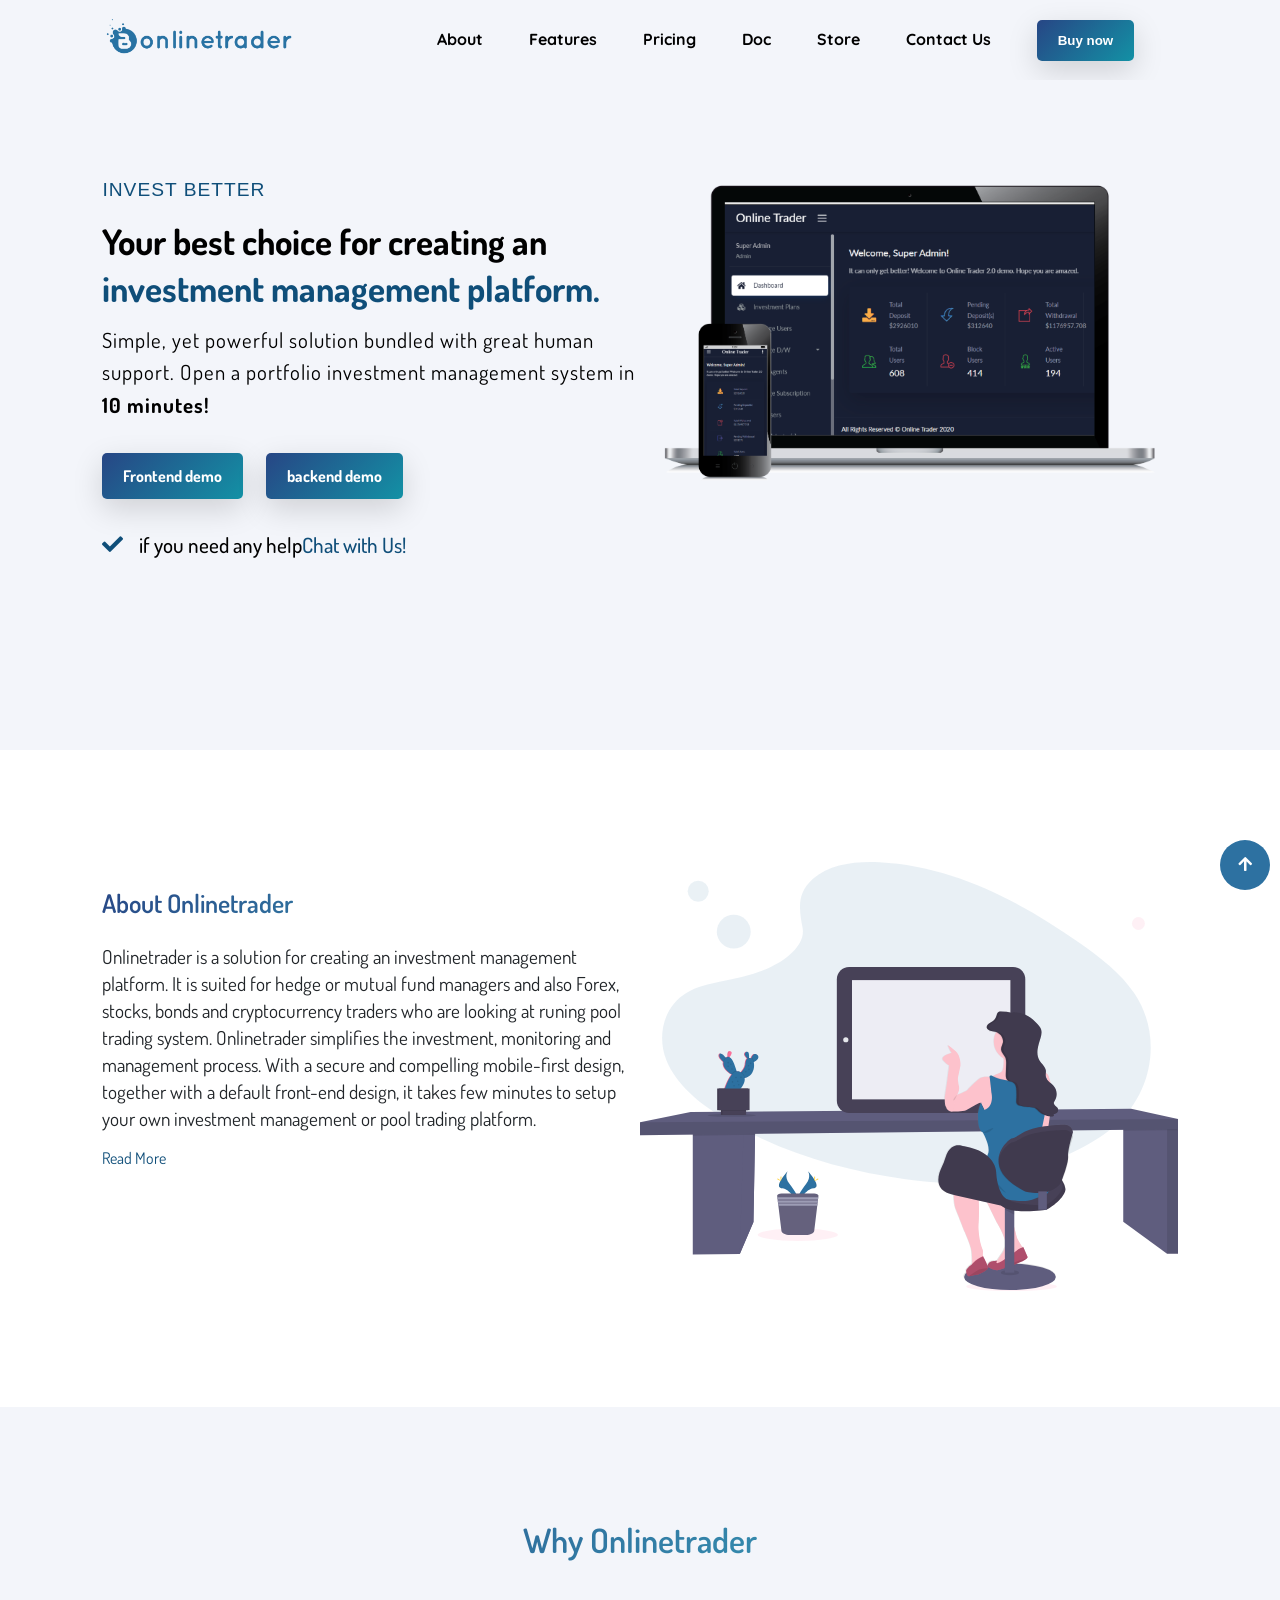
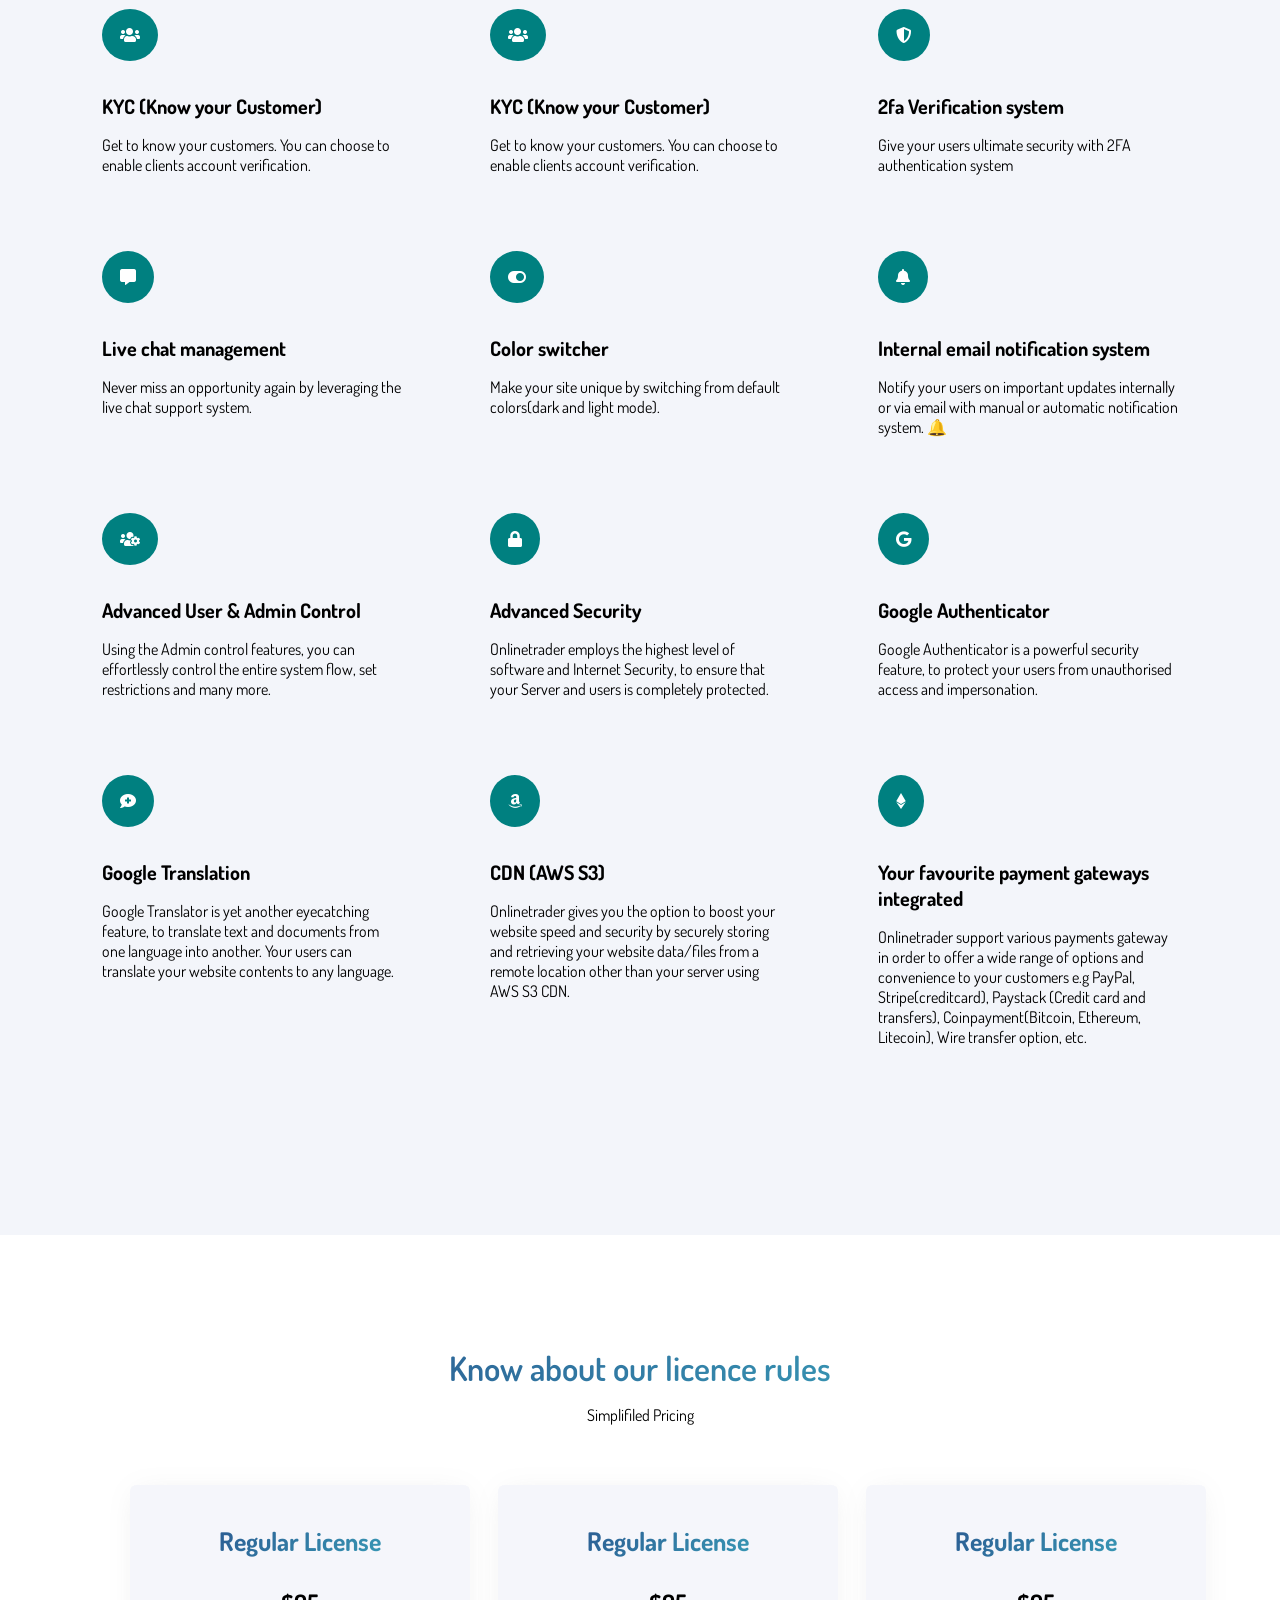
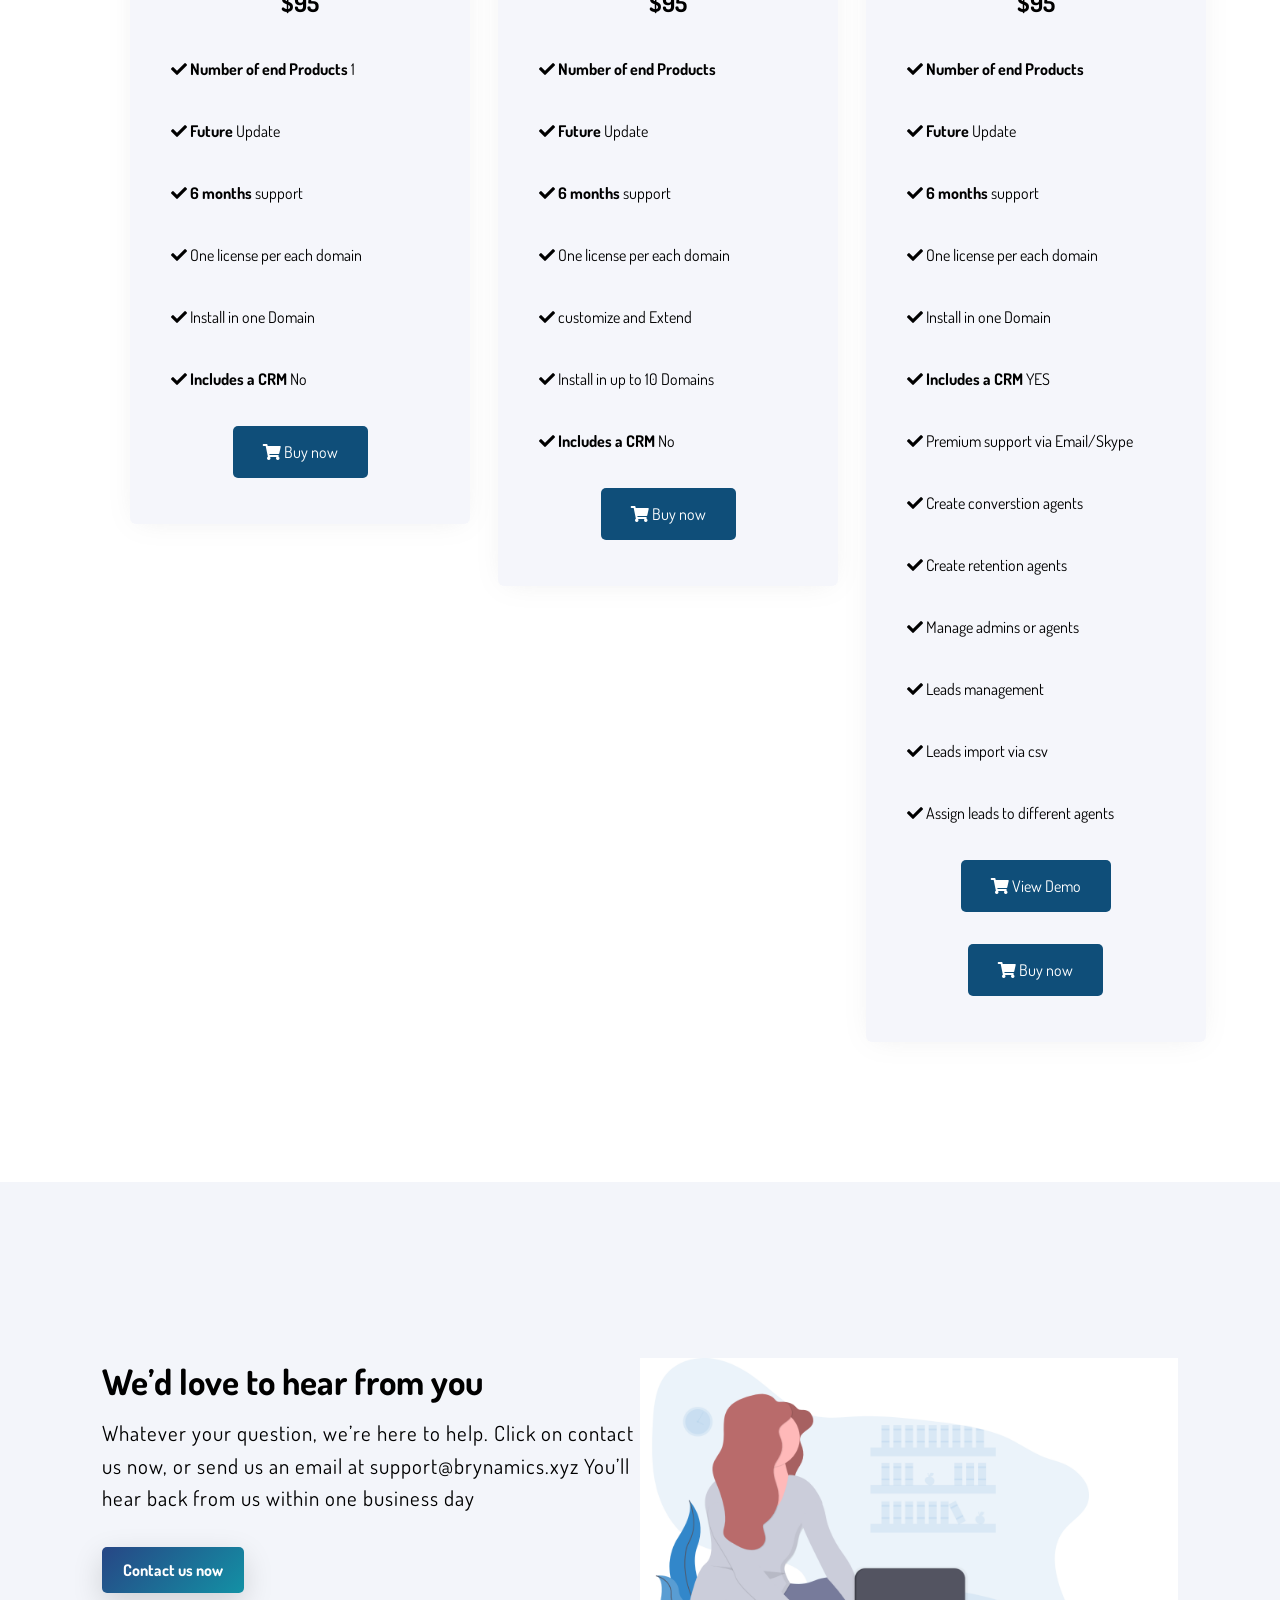
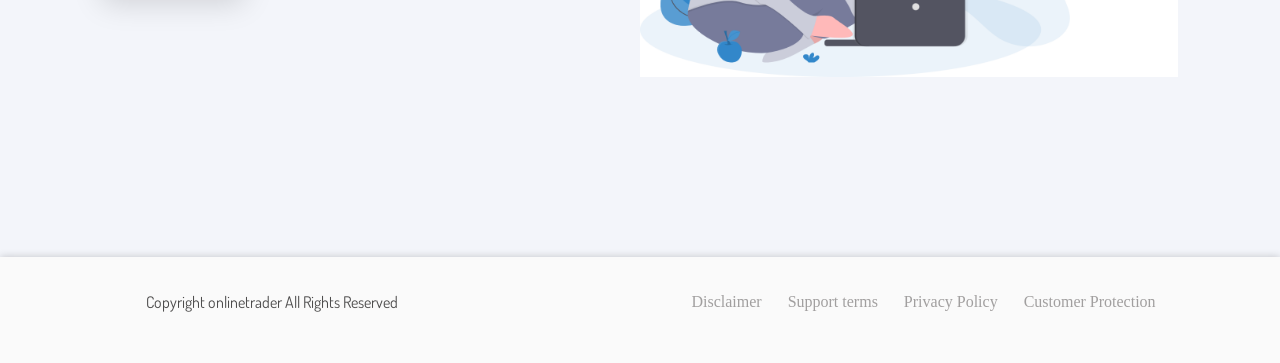
<file: index.html>
<!DOCTYPE html>
<html lang="en">

<head>
    <meta charset="UTF-8">
    <meta http-equiv="X-UA-Compatible" content="IE=edge">
    <meta name="viewport" content="width=device-width, initial-scale=1.0">
    <title>onlinetrader</title>
    <link rel="stylesheet" href="https://pro.fontawesome.com/releases/v5.10.0/css/all.css"
        integrity="sha384-AYmEC3Yw5cVb3ZcuHtOA93w35dYTsvhLPVnYs9eStHfGJvOvKxVfELGroGkvsg+p" crossorigin="anonymous" />
    <link rel="stylesheet" href="css/style.css">
    <link rel="stylesheet" href="css/nav.css">
</head>

<body>

    <header class="header bg">
        <div class="container">
            <nav id="main-nav">
                <div class="logo-wrapper">
                    <a href="index.html"><img src="img/logo.png" class="logo"></a>
                </div>
                <div class="mobileMenu">
                    <a id="moblieMenuClick" href="#">
                        <i class="fa fa-bars"></i>
                    </a>
                </div>
                <div class="menu-wrapper">
                    <ul class="menu">
                        <li><a href="index.html#about">About</a></li>
                        <li><a href="index.html#features">Features</a></li>
                        <li><a href="index.html#pricing">Pricing</a></li>
                        <li><a href="">Doc</a></li>
                        <li><a href="">Store</a></li>
                        <li><a href="index.html#contact-us">Contact Us</a></li>
                        <li><a href="index.html#pricing">
                                <button class="btn">Buy now</button>
                            </a></li>
                    </ul>
                </div>
            </nav>
        </div>
    </header>


    <!-- btnScrollToTop part start  -->
    <button id="btnScrollToTop" class="btnScrollToTop">
        <i class="fas fa-arrow-up"></i>
    </button>
    <!-- btnScrollToTop part end  -->


    <!-- home section part start  -->
    <div class="hero bg">
        <div class="container">
            <div class="row">
                <div class="col-lg-5">
                    <div class="hero__home-caption">
                        <h5 class="hero__tagline">
                            INVEST BETTER
                        </h5>
                        <h1 class="hero-title">
                            Your best choice for creating an
                            <span>investment management platform.</span>
                        </h1>
                        <p class="hero_desc">
                            Simple, yet powerful solution bundled with great human support. Open a portfolio investment
                            management system in
                            <b>10 minutes!</b>
                        </p>
                        <div class="hero__btn">
                            <div class="btn">Frontend demo</div>
                            <div class="btn">backend demo</div>
                        </div>
                        <p class="hero__cont">
                            <i class="fa fa-check"></i>
                            if you need any help
                            <a href="#">Chat with Us!</a>
                        </p>
                    </div>
                </div>
                <div class="col-lg-5">
                    <div class="hero__home-img">
                        <img src="img/images (1).jpg" alt="">
                    </div>
                </div>
            </div>
        </div>
    </div>
    <!-- home section part end -->


    <!-- About part start  -->
    <section id="about" class="about">
        <div class="container">
            <div class="row">
                <div class="col-lg-5">
                    <h1 class="section-heading-1">About Onlinetrader</h1>
                    <p class="para-p">
                        Onlinetrader is a solution for creating an investment management platform. It is suited for
                        hedge or mutual fund managers and also Forex, stocks, bonds and cryptocurrency traders who are
                        looking at runing pool trading system. Onlinetrader simplifies the investment, monitoring and
                        management process. With a secure and compelling mobile-first design, together with a default
                        front-end design, it takes few minutes to setup your own investment management or pool trading
                        platform.
                    </p>
                    <p>
                        <a href="#">Read More</a>
                    </p>
                </div>
                <div class="col-lg-5">
                    <img src="img/undraw_svg_4.svg" width="100%">
                </div>
            </div>
        </div>
    </section>
    <!-- About part end -->

    <!-- Features part start  -->
    <section class="features bg" id="features">
        <div class="container">
            <div class="row">
                <div class="section-title">
                    <h3 class="section-heading">Why Onlinetrader</h3>
                </div>
            </div>
            <div class="row">
                <div class="all-box">
                    <div class="single-box">
                        <i class="fas fa-users"></i>
                        <h3>KYC (Know your Customer)</h3>
                        <p>Get to know your customers. You can choose to enable clients account verification.</p>
                    </div>
                    <div class="single-box">
                        <i class="fas fa-users"></i>
                        <h3>KYC (Know your Customer)</h3>
                        <p>Get to know your customers. You can choose to enable clients account verification.</p>
                    </div>
                    <div class="single-box">
                        <i class="fas fa-shield-alt"></i>
                        <h3>2fa Verification system</h3>
                        <p>Give your users ultimate security with 2FA authentication system</p>
                    </div>
                    <div class="single-box">
                        <i class="fas fa-comment-alt"></i>
                        <h3>Live chat management</h3>
                        <p>Never miss an opportunity again by leveraging the live chat support system.</p>
                    </div>
                    <div class="single-box">
                        <i class="fas fa-toggle-on"></i>
                        <h3>Color switcher</h3>
                        <p>Make your site unique by switching from default colors(dark and light mode).</p>
                    </div>
                    <div class="single-box">
                        <i class="fas fa-bell"></i>
                        <h3>Internal email notification system</h3>
                        <p>Notify your users on important updates internally or via email with manual or automatic
                            notification system. 🔔</p>
                    </div>
                    <div class="single-box">
                        <i class="fas fa-users-cog"></i>
                        <h3>Advanced User & Admin Control</h3>
                        <p>Using the Admin control features, you can effortlessly control the entire system flow, set
                            restrictions and many more.</p>
                    </div>
                    <div class="single-box">
                        <i class="fas fa-lock"></i>
                        <h3>Advanced Security</h3>
                        <p>Onlinetrader employs the highest level of software and Internet Security, to ensure that your
                            Server and users is completely protected.</p>
                    </div>
                    <div class="single-box">
                        <i class="fab fa-google"></i>
                        <h3>Google Authenticator</h3>
                        <p>Google Authenticator is a powerful security feature, to protect your users from unauthorised
                            access and impersonation.</p>
                    </div>
                    <div class="single-box">
                        <i class="fas fa-comment-medical"></i>
                        <h3>Google Translation</h3>
                        <p>Google Translator is yet another eyecatching feature, to translate text and documents from
                            one language into another. Your users can translate your website contents to any language.
                        </p>
                    </div>
                    <div class="single-box">
                        <i class="fab fa-amazon"></i>
                        <h3>CDN (AWS S3)</h3>
                        <p>Onlinetrader gives you the option to boost your website speed and security by securely
                            storing and retrieving your website data/files from a remote location other than your server
                            using AWS S3 CDN.</p>
                    </div>
                    <div class="single-box">
                        <i class="fab fa-ethereum"></i>
                        <h3>Your favourite payment gateways integrated</h3>
                        <p>Onlinetrader support various payments gateway in order to offer a wide range of options and
                            convenience to your customers e.g PayPal, Stripe(creditcard), Paystack (Credit card and
                            transfers), Coinpayment(Bitcoin, Ethereum, Litecoin), Wire transfer option, etc.</p>
                    </div>
                </div>
            </div>
        </div>
    </section>
    <!-- Features part end -->


    <!-- pricing Section part start     -->
    <section id="pricing" class="pricing">
        <div class="container">
            <div class="section-title">
                <div class="section-heading">Know about our licence rules</div>
                <p>Simplifiled Pricing</p>
            </div>
            <div class="row">
                <div class="col-md-4">
                    <div class="block-pricing">
                        <div class="table">
                            <h4>Regular License</h4>
                            <h2>$95</h2>
                            <ul class="list-unstyled">
                                <li>
                                    <i class="fa fa-check"></i>
                                    <b>Number of end Products </b>
                                    <span>1</span>
                                </li>
                                <li>
                                    <i class="fa fa-check"></i>
                                    <b>Future</b>
                                    Update
                                </li>
                                <li>
                                    <i class="fa fa-check"></i>
                                    <b>6 months</b>
                                    support
                                </li>
                                <li>
                                    <i class="fa fa-check"></i>
                                    One license per each domain
                                </li>
                                <li>
                                    <i class="fa fa-check"></i>
                                    Install in one Domain
                                </li>
                                <li>
                                    <i class="fa fa-check"></i>
                                    <b>Includes a CRM</b>
                                    <span>No</span>
                                </li>
                            </ul>
                            <div class="table_btn">
                                <a href="">
                                    <i class="fa fa-shopping-cart"></i>
                                    Buy now
                                </a>
                            </div>
                        </div>
                    </div>
                </div>
                <div class="col-md-4">
                    <div class="block-pricing">
                        <div class="table">
                            <h4>Regular License</h4>
                            <h2>$95</h2>
                            <ul class="list-unstyled">
                                <li>
                                    <i class="fa fa-check"></i>
                                    <b>Number of end Products</b>
                                    <span></span>
                                </li>
                                <li>
                                    <i class="fa fa-check"></i>
                                    <b>Future</b>
                                    Update
                                </li>
                                <li>
                                    <i class="fa fa-check"></i>
                                    <b>6 months</b>
                                    support
                                </li>
                                <li>
                                    <i class="fa fa-check"></i>
                                    One license per each domain
                                </li>
                                <li>
                                    <i class="fa fa-check"></i>
                                    customize and Extend
                                </li>
                                <li>
                                    <i class="fa fa-check"></i>
                                    Install in up to 10 Domains
                                </li>
                                <li>
                                    <i class="fa fa-check"></i>
                                    <b>Includes a CRM</b>
                                    <span>No</span>
                                </li>
                            </ul>

                            <div class="table_btn">
                                <a href="">
                                    <i class="fa fa-shopping-cart"></i>
                                    Buy now
                                </a>
                            </div>
                        </div>
                    </div>
                </div>
                <div class="col-md-4">
                    <div class="block-pricing">
                        <div class="table">
                            <h4>Regular License</h4>
                            <h2>$95</h2>
                            <ul class="list-unstyled">
                                <li>
                                    <i class="fa fa-check"></i>
                                    <b>Number of end Products</b>
                                    <span></span>
                                </li>
                                <li>
                                    <i class="fa fa-check"></i>
                                    <b>Future</b>
                                    Update
                                </li>
                                <li>
                                    <i class="fa fa-check"></i>
                                    <b>6 months</b>
                                    support
                                </li>
                                <li>
                                    <i class="fa fa-check"></i>
                                    One license per each domain
                                </li>
                                <li>
                                    <i class="fa fa-check"></i>
                                    Install in one Domain
                                </li>
                                <li>
                                    <i class="fa fa-check"></i>
                                    <b>Includes a CRM</b>
                                    <span>YES</span>
                                </li>
                                <li>
                                    <i class="fa fa-check"></i>
                                    Premium support via Email/Skype
                                </li>
                                <li>
                                    <i class="fa fa-check"></i>
                                    Create converstion agents
                                </li>
                                <li>
                                    <i class="fa fa-check"></i>
                                    Create retention agents
                                </li>
                                <li>
                                    <i class="fa fa-check"></i>
                                    Manage admins or agents
                                </li>
                                <li>
                                    <i class="fa fa-check"></i>
                                    Leads management
                                </li>
                                <li>
                                    <i class="fa fa-check"></i>
                                    Leads import via csv
                                </li>
                                <li>
                                    <i class="fa fa-check"></i>
                                    Assign leads to different agents
                                </li>
                            </ul>
                            <div class="table_btn">
                                <a href="">
                                    <i class="fa fa-shopping-cart"></i>
                                    View Demo
                                </a>
                            </div>
                            <div class="table_btn">
                                <a href="">
                                    <i class="fa fa-shopping-cart"></i>
                                    Buy now
                                </a>
                            </div>
                        </div>
                    </div>
                </div>
            </div>
        </div>
    </section>
    <!-- pricing Section part end    -->


    <!-- end pricing section part start  -->
    <div id="contact-us" class="hero bg">
        <div class="container">
            <div class="row">
                <div class="col-lg-5">
                    <div class="hero__home-caption">
                        <h1 class="hero-title">
                            We’d love to hear from you
                        </h1>
                        <p class="hero_desc">
                            Whatever your question, we’re here to help. Click on contact us now, or send us an email at
                            <span>support@brynamics.xyz</span>
                            You’ll hear back from us within one business day
                        </p>
                        <div class="hero__btn">
                            <div class="btn">Contact us now</div>
                        </div>
                    </div>
                </div>
                <div class="col-lg-5">
                    <div class="hero__home-img">
                        <img src="img/contact.png"
                            alt="">
                    </div>
                </div>
            </div>
        </div>
    </div>
    <!-- end pricing section part end -->






    <!-- footer part start  -->
    <footer class="footer">
        <div class="container">
            <div class="row">
                <div class="col-md-4">
                    <p class="copyright">Copyright onlinetrader All Rights Reserved</p>
                </div>
                <div class="col-md-5">
                    <div class="menus">
                        <a href="Disclamer.html">Disclaimer</a>
                        <a href="suppert.html">Support terms</a>
                        <a href="ppolicy.html">Privacy Policy</a>
                        <a href="CustomerProtection.html">Customer Protection</a>
                    </div>
                </div>
            </div>
        </div>
    </footer>
    <!-- footer part end -->

<!-- custrom js page  -->
    <script src="js/script.js"></script>
</body>

</html>
</file>
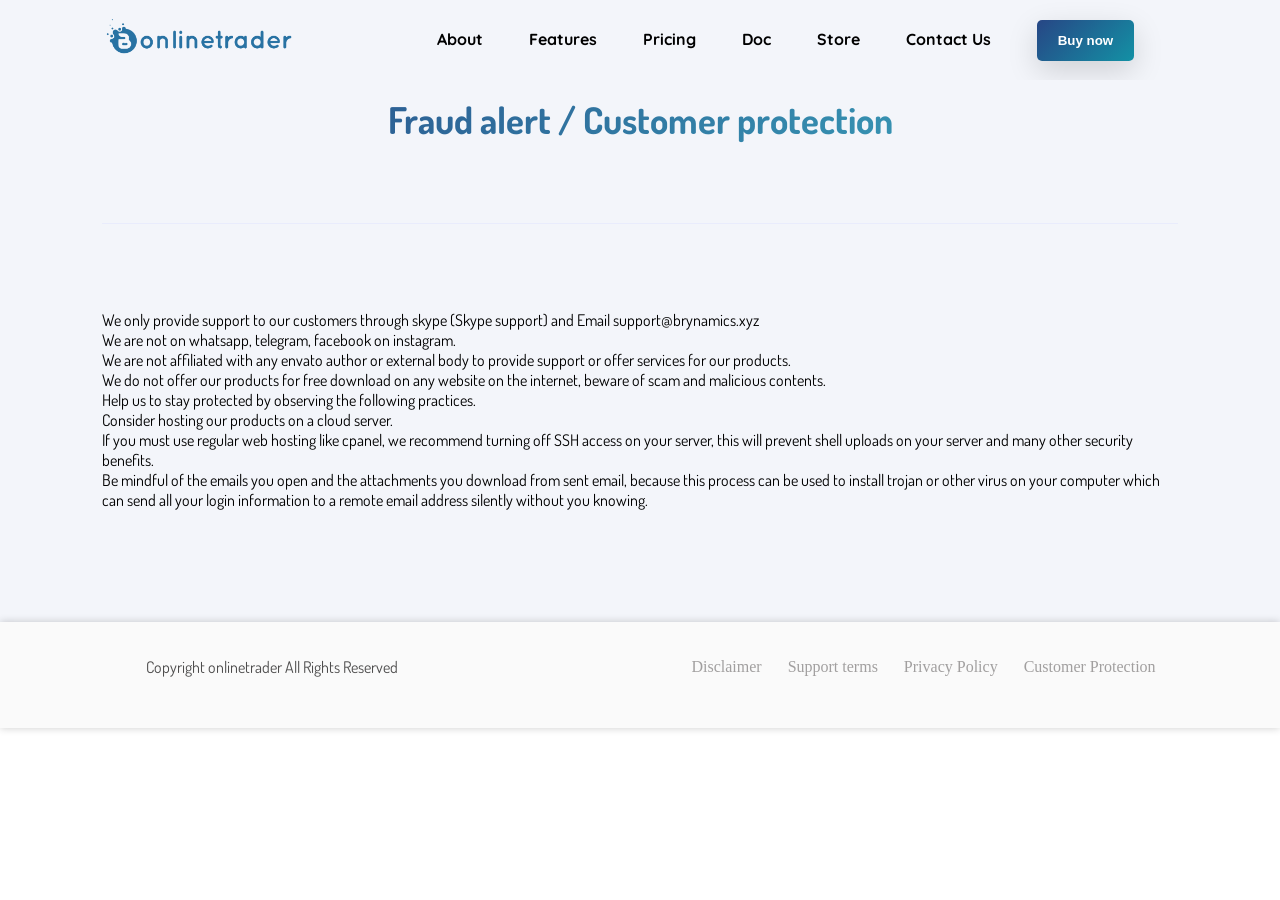
<file: CustomerProtection.html>
<!DOCTYPE html>
<html lang="en">

<head>
    <meta charset="UTF-8">
    <meta http-equiv="X-UA-Compatible" content="IE=edge">
    <meta name="viewport" content="width=device-width, initial-scale=1.0">
    <title>onlinetrader</title>
    <link rel="stylesheet" href="https://pro.fontawesome.com/releases/v5.10.0/css/all.css"
        integrity="sha384-AYmEC3Yw5cVb3ZcuHtOA93w35dYTsvhLPVnYs9eStHfGJvOvKxVfELGroGkvsg+p" crossorigin="anonymous" />
    <link rel="stylesheet" href="css/style.css">
    <link rel="stylesheet" href="css/nav.css">
</head>

<body>

    <header class="header bg">
        <div class="container">
            <nav id="main-nav">
                <div class="logo-wrapper">
                    <a href="index.html"><img src="img/logo.png" class="logo"></a>
                </div>
                <div class="mobileMenu">
                    <a id="moblieMenuClick" href="#">
                        <i class="fa fa-bars"></i>
                    </a>
                </div>
                <div class="menu-wrapper">
                    <ul class="menu">
                        <li><a href="index.html#about">About</a></li>
                        <li><a href="index.html#features">Features</a></li>
                        <li><a href="index.html#pricing">Pricing</a></li>
                        <li><a href="">Doc</a></li>
                        <li><a href="">Store</a></li>
                        <li><a href="index.html#contact-us">Contact Us</a></li>
                        <li><a href="index.html#pricing">
                                <button class="btn">Buy now</button>
                            </a></li>
                    </ul>
                </div>
            </nav>
        </div>
    </header>


    <!-- heron part start  -->
    <div class="heron bg">
        <div class="container">
            <div class="section-heading">
                Fraud alert / Customer protection
            </div>
            
            <div class="row">

                <div class="all-bottom_spacing">
                    <div class="bottom-spacing">
                        <p>We only provide support to our customers through skype (Skype support) and Email support@brynamics.xyz
                            <br>
                            We are not on whatsapp, telegram, facebook on instagram.
                            <br>
                            We are not affiliated with any envato author or external body to provide support or offer services for our products.
                            <br>
                            We do not offer our products for free download on any website on the internet, beware of scam and malicious contents.
                            <br>
                            Help us to stay protected by observing the following practices.
                            <br>
                            Consider hosting our products on a cloud server.
                            <br>
                            If you must use regular web hosting like cpanel, we recommend turning off SSH access on your server, this will prevent shell uploads on your server and many other security benefits.
                            <br>
                            Be mindful of the emails you open and the attachments you download from sent email, because this process can be used to install trojan or other virus on your computer which can send all your login information to a remote email address silently without you knowing.</p>
                    </div>

                </div>
            </div>
        </div>
    </div>
    <!-- heron part end -->





    <!-- footer part start  -->
    <footer class="footer">
        <div class="container">
            <div class="row">
                <div class="col-md-4">
                    <p class="copyright">Copyright onlinetrader All Rights Reserved</p>
                </div>
                <div class="col-md-5">
                    <div class="menus">
                        <a href="Disclamer.html">Disclaimer</a>
                        <a href="suppert.html">Support terms</a>
                        <a href="ppolicy.html">Privacy Policy</a>
                        <a href="CustomerProtection.html">Customer Protection</a>
                    </div>
                </div>
            </div>
        </div>
    </footer>
    <!-- footer part end -->

<!-- custrom js page  -->
    <script src="js/script.js"></script>
</body>

</html>
</file>
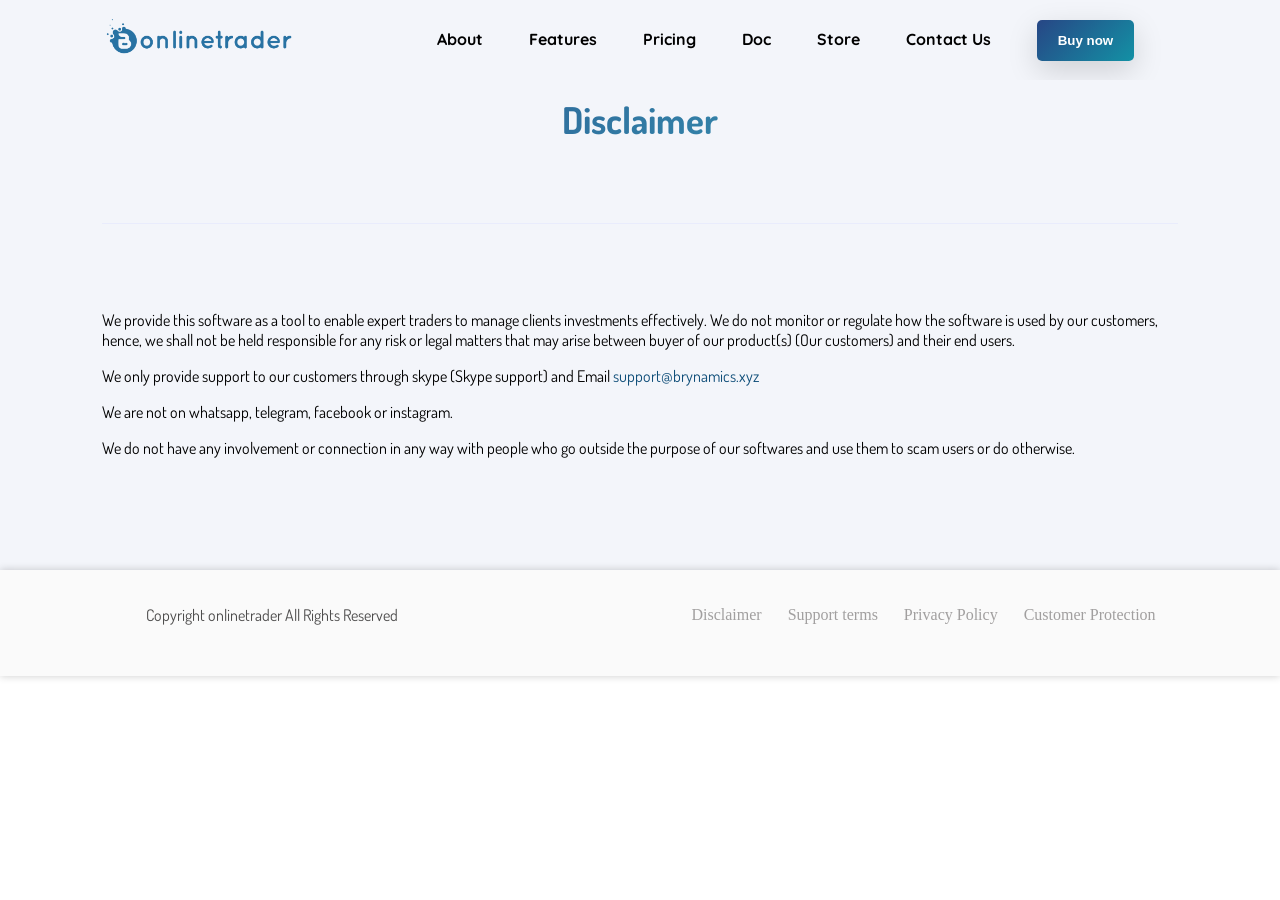
<file: Disclamer.html>
<!DOCTYPE html>
<html lang="en">

<head>
    <meta charset="UTF-8">
    <meta http-equiv="X-UA-Compatible" content="IE=edge">
    <meta name="viewport" content="width=device-width, initial-scale=1.0">
    <title>onlinetrader</title>
    <link rel="stylesheet" href="https://pro.fontawesome.com/releases/v5.10.0/css/all.css"
        integrity="sha384-AYmEC3Yw5cVb3ZcuHtOA93w35dYTsvhLPVnYs9eStHfGJvOvKxVfELGroGkvsg+p" crossorigin="anonymous" />
    <link rel="stylesheet" href="css/style.css">
    <link rel="stylesheet" href="css/nav.css">
</head>

<body>

    <header class="header bg">
        <div class="container">
            <nav id="main-nav">
                <div class="logo-wrapper">
                    <a href="index.html"><img src="img/logo.png" class="logo"></a>
                </div>
                <div class="mobileMenu">
                    <a id="moblieMenuClick" href="#">
                        <i class="fa fa-bars"></i>
                    </a>
                </div>
                <div class="menu-wrapper">
                    <ul class="menu">
                        <li><a href="index.html#about">About</a></li>
                        <li><a href="index.html#features">Features</a></li>
                        <li><a href="index.html#pricing">Pricing</a></li>
                        <li><a href="">Doc</a></li>
                        <li><a href="">Store</a></li>
                        <li><a href="index.html#contact-us">Contact Us</a></li>
                        <li><a href="index.html#pricing">
                                <button class="btn">Buy now</button>
                            </a></li>
                    </ul>
                </div>
            </nav>
        </div>
    </header>


    <!-- heron part start  -->
    <div class="heron bg">
        <div class="container">
            <div class="section-heading">
                Disclaimer
            </div>
            <div class="row">

                <div class="all-bottom_spacing">
                    <div class="bottom-spacing">
                        <p>We provide this software as a tool to enable expert traders to manage clients investments effectively. We do not monitor or regulate how the software is used by our customers, hence, we shall not be held responsible for any risk or legal matters that may arise between buyer of our product(s) (Our customers) and their end users.</p>
                    </div>
                    <div class="bottom-spacing">
                        <p>We only provide support to our customers through skype (Skype support) and Email <a href="">support@brynamics.xyz</a> </p>
                    </div>
                    <div class="bottom-spacing">
                        <p>We are not on whatsapp, telegram, facebook or instagram.</p>
                    </div>
                    <div class="bottom-spacing">
                        <p>We do not have any involvement or connection in any way with people who go outside the purpose of our softwares and use them to scam users or do otherwise.</p>
                    </div>
                </div>
            </div>
        </div>
    </div>
    <!-- heron part end -->





    <!-- footer part start  -->
    <footer class="footer">
        <div class="container">
            <div class="row">
                <div class="col-md-4">
                    <p class="copyright">Copyright onlinetrader All Rights Reserved</p>
                </div>
                <div class="col-md-5">
                    <div class="menus">
                        <a href="Disclamer.html">Disclaimer</a>
                        <a href="suppert.html">Support terms</a>
                        <a href="ppolicy.html">Privacy Policy</a>
                        <a href="CustomerProtection.html">Customer Protection</a>
                    </div>
                </div>
            </div>
        </div>
    </footer>
    <!-- footer part end -->
<!-- custrom js page  -->
<script src="js/script.js"></script>
</body>

</html>
</file>
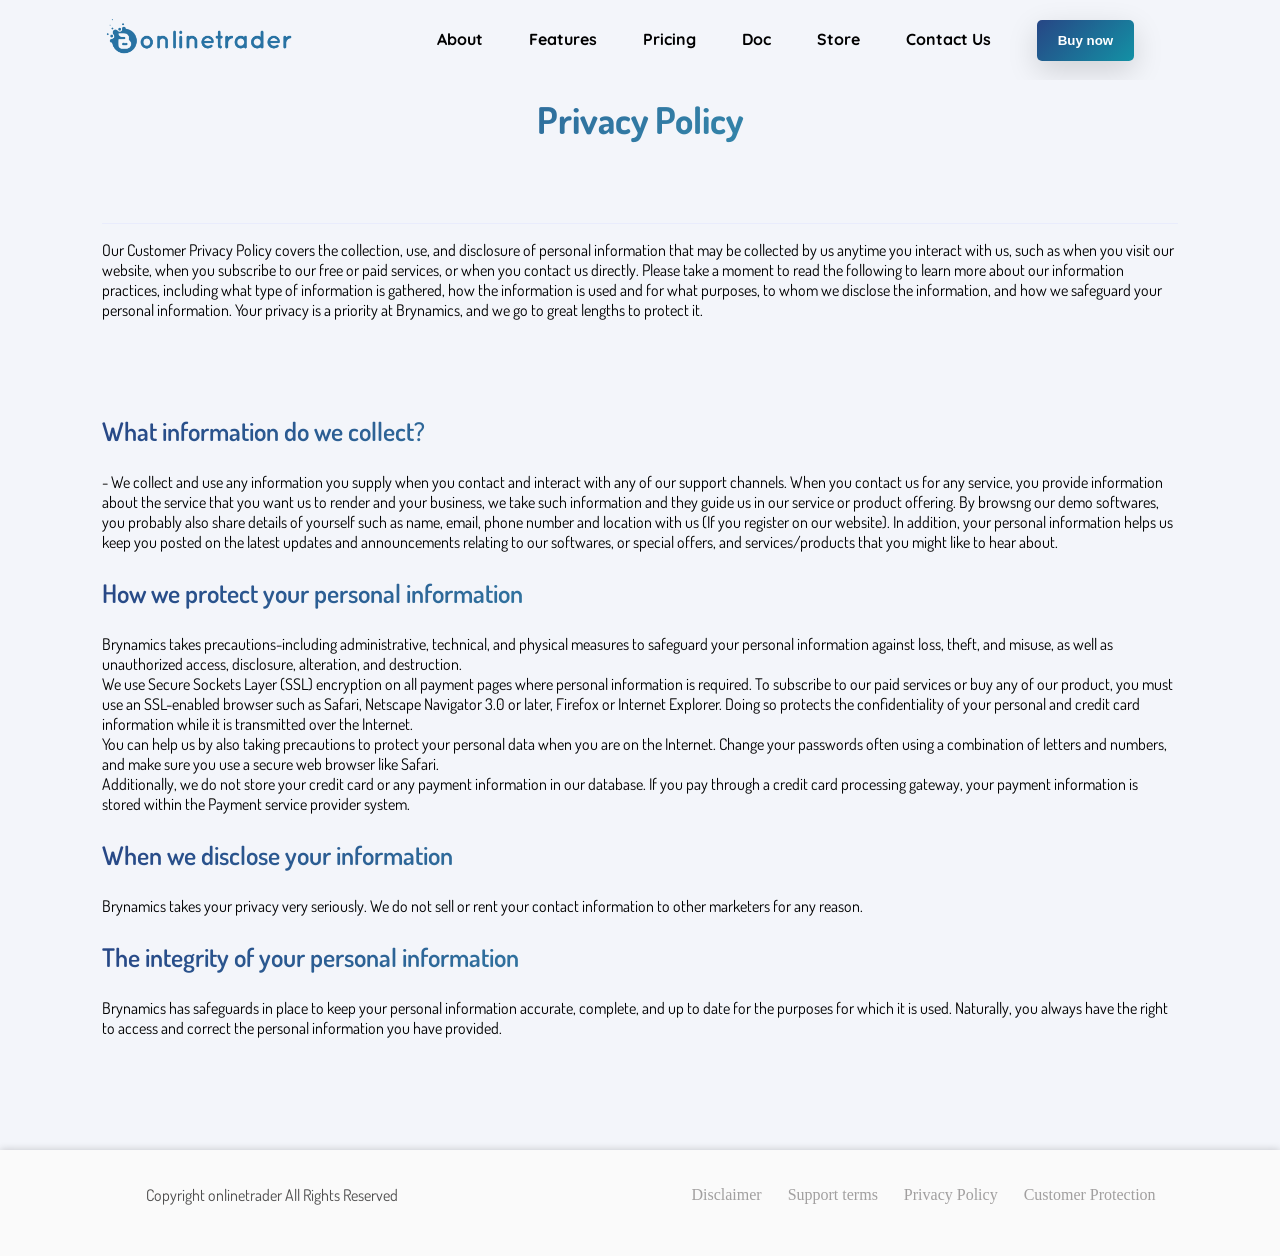
<file: ppolicy.html>
<!DOCTYPE html>
<html lang="en">

<head>
    <meta charset="UTF-8">
    <meta http-equiv="X-UA-Compatible" content="IE=edge">
    <meta name="viewport" content="width=device-width, initial-scale=1.0">
    <title>onlinetrader</title>
    <link rel="stylesheet" href="https://pro.fontawesome.com/releases/v5.10.0/css/all.css"
        integrity="sha384-AYmEC3Yw5cVb3ZcuHtOA93w35dYTsvhLPVnYs9eStHfGJvOvKxVfELGroGkvsg+p" crossorigin="anonymous" />
    <link rel="stylesheet" href="css/style.css">
    <link rel="stylesheet" href="css/nav.css">
</head>

<body>

    <header class="header bg">
        <div class="container">
            <nav id="main-nav">
                <div class="logo-wrapper">
                    <a href="index.html"><img src="img/logo.png" class="logo"></a>
                </div>
                <div class="mobileMenu">
                    <a id="moblieMenuClick" href="#">
                        <i class="fa fa-bars"></i>
                    </a>
                </div>
                <div class="menu-wrapper">
                    <ul class="menu">
                        <li><a href="index.html#about">About</a></li>
                        <li><a href="index.html#features">Features</a></li>
                        <li><a href="index.html#pricing">Pricing</a></li>
                        <li><a href="">Doc</a></li>
                        <li><a href="">Store</a></li>
                        <li><a href="index.html#contact-us">Contact Us</a></li>
                        <li><a href="index.html#pricing">
                                <button class="btn">Buy now</button>
                            </a></li>
                    </ul>
                </div>
            </nav>
        </div>
    </header>



    <!-- heron part start  -->
    <div class="heron bg">
        <div class="container">
            <div class="section-heading">
                Privacy Policy
            </div>
            Our Customer Privacy Policy covers the collection, use, and disclosure of personal information that may be collected by us anytime you interact with us, such as when you visit our website, when you subscribe to our free or paid services, or when you contact us directly. Please take a moment to read the following to learn more about our information practices, including what type of information is gathered, how the information is used and for what purposes, to whom we disclose the information, and how we safeguard your personal information. Your privacy is a priority at Brynamics, and we go to great lengths to protect it.
            <div class="row">

                <div class="all-bottom_spacing">
                    <div class="bottom-spacing">
                        <div class="section-heading-1">
                            What information do we collect?
                        </div>
                        <p>- We collect and use any information you supply when you contact and interact with any of our support channels. When you contact us for any service, you provide information about the service that you want us to render and your business, we take such information and they guide us in our service or product offering. By browsng our demo softwares, you probably also share details of yourself such as name, email, phone number and location with us (If you register on our website). In addition, your personal information helps us keep you posted on the latest updates and announcements relating to our softwares, or special offers, and services/products that you might like to hear about.</p>
                    </div>
                    <div class="bottom-spacing">
                        <div class="section-heading-1">
                            How we protect your personal information
                        </div>
                        <p>Brynamics takes precautions-including administrative, technical, and physical measures to safeguard your personal information against loss, theft, and misuse, as well as unauthorized access, disclosure, alteration, and destruction.
                            <br>
                            We use Secure Sockets Layer (SSL) encryption on all payment pages where personal information is required. To subscribe to our paid services or buy any of our product, you must use an SSL-enabled browser such as Safari, Netscape Navigator 3.0 or later, Firefox or Internet Explorer. Doing so protects the confidentiality of your personal and credit card information while it is transmitted over the Internet.
                            <br>
                            You can help us by also taking precautions to protect your personal data when you are on the Internet. Change your passwords often using a combination of letters and numbers, and make sure you use a secure web browser like Safari.
                            <br>
                            Additionally, we do not store your credit card or any payment information in our database. If you pay through a credit card processing gateway, your payment information is stored within the Payment service provider system. </p>
                    </div>

                    <div class="bottom-spacing">
                        <div class="section-heading-1">
                            When we disclose your information
                        </div>
                        <p>Brynamics takes your privacy very seriously. We do not sell or rent your contact information to other marketers for any reason.</p>
                    </div>

                    <div class="bottom-spacing">
                        <div class="section-heading-1">
                            The integrity of your personal information
                        </div>
                        <p>Brynamics has safeguards in place to keep your personal information accurate, complete, and up to date for the purposes for which it is used. Naturally, you always have the right to access and correct the personal information you have provided.</p>
                    </div>

                </div>
            </div>
        </div>
    </div>
    <!-- heron part end -->





    <!-- footer part start  -->
    <footer class="footer">
        <div class="container">
            <div class="row">
                <div class="col-md-4">
                    <p class="copyright">Copyright onlinetrader All Rights Reserved</p>
                </div>
                <div class="col-md-5">
                    <div class="menus">
                        <a href="Disclamer.html">Disclaimer</a>
                        <a href="suppert.html">Support terms</a>
                        <a href="ppolicy.html">Privacy Policy</a>
                        <a href="CustomerProtection.html">Customer Protection</a>
                    </div>
                </div>
            </div>
        </div>
    </footer>
    <!-- footer part end -->
<!-- custrom js page  -->
<script src="js/script.js"></script>
</body>

</html>
</file>
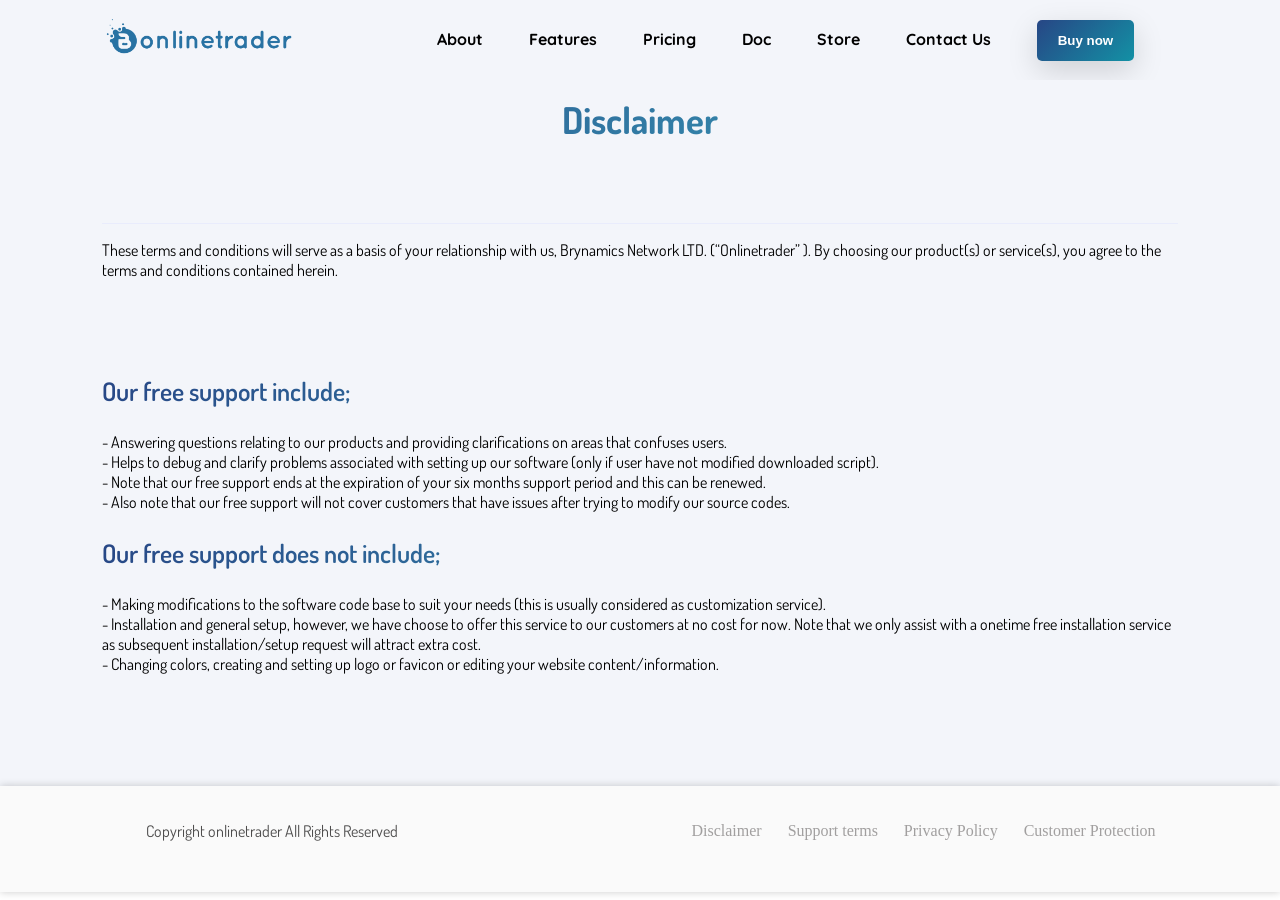
<file: suppert.html>
<!DOCTYPE html>
<html lang="en">

<head>
    <meta charset="UTF-8">
    <meta http-equiv="X-UA-Compatible" content="IE=edge">
    <meta name="viewport" content="width=device-width, initial-scale=1.0">
    <title>onlinetrader</title>
    <link rel="stylesheet" href="https://pro.fontawesome.com/releases/v5.10.0/css/all.css"
        integrity="sha384-AYmEC3Yw5cVb3ZcuHtOA93w35dYTsvhLPVnYs9eStHfGJvOvKxVfELGroGkvsg+p" crossorigin="anonymous" />
    <link rel="stylesheet" href="css/style.css">
    <link rel="stylesheet" href="css/nav.css">
</head>

<body>

    <header class="header bg">
        <div class="container">
            <nav id="main-nav">
                <div class="logo-wrapper">
                    <a href="index.html"><img src="img/logo.png" class="logo"></a>
                </div>
                <div class="mobileMenu">
                    <a id="moblieMenuClick" href="#">
                        <i class="fa fa-bars"></i>
                    </a>
                </div>
                <div class="menu-wrapper">
                    <ul class="menu">
                        <li><a href="index.html#about">About</a></li>
                        <li><a href="index.html#features">Features</a></li>
                        <li><a href="index.html#pricing">Pricing</a></li>
                        <li><a href="">Doc</a></li>
                        <li><a href="">Store</a></li>
                        <li><a href="index.html#contact-us">Contact Us</a></li>
                        <li><a href="index.html#pricing">
                                <button class="btn">Buy now</button>
                            </a></li>
                    </ul>
                </div>
            </nav>
        </div>
    </header>



    <!-- heron part start  -->
    <div class="heron bg">
        <div class="container">
            <div class="section-heading">
                Disclaimer
            </div>
            These terms and conditions will serve as a basis of your relationship with us, Brynamics Network LTD.
            (“Onlinetrader” ). By choosing our product(s) or service(s), you agree to the terms and conditions contained
            herein.
            <div class="row">

                <div class="all-bottom_spacing">
                    <div class="bottom-spacing">
                        <div class="section-heading-1">
                            Our free support include;
                        </div>
                        <p>- Answering questions relating to our products and providing clarifications on areas that
                            confuses users.
                            <br>
                            - Helps to debug and clarify problems associated with setting up our software (only if user
                            have not modified downloaded script).
                            <br>
                            - Note that our free support ends at the expiration of your six months support period and
                            this can be renewed.
                            <br>
                            - Also note that our free support will not cover customers that have issues after trying to
                            modify our source codes.</p>
                    </div>
                    <div class="bottom-spacing">
                        <div class="section-heading-1">
                            Our free support does not include;
                        </div>
                        <p>- Making modifications to the software code base to suit your needs (this is usually
                            considered as customization service).
                            <br>
                            - Installation and general setup, however, we have choose to offer this service to our
                            customers at no cost for now. Note that we only assist with a onetime free installation
                            service as subsequent installation/setup request will attract extra cost.
                            <br>
                            - Changing colors, creating and setting up logo or favicon or editing your website
                            content/information.</a> </p>
                    </div>

                </div>
            </div>
        </div>
    </div>
    <!-- heron part end -->





    <!-- footer part start  -->
    <footer class="footer">
        <div class="container">
            <div class="row">
                <div class="col-md-4">
                    <p class="copyright">Copyright onlinetrader All Rights Reserved</p>
                </div>
                <div class="col-md-5">
                    <div class="menus">
                        <a href="Disclamer.html">Disclaimer</a>
                        <a href="suppert.html">Support terms</a>
                        <a href="ppolicy.html">Privacy Policy</a>
                        <a href="CustomerProtection.html">Customer Protection</a>
                    </div>
                </div>
            </div>
        </div>
    </footer>
    <!-- footer part end -->

<!-- custrom js page  -->
    <script src="js/script.js"></script>
</body>

</html>
</file>
<file: css/style.css>
@import url('https://fonts.googleapis.com/css2?family=Dosis:wght@200;300;400;500;600;700;800&family=Montserrat:ital,wght@0,100;0,200;1,100;1,200&family=Quicksand:wght@300;400;500;600;700&family=Roboto:ital,wght@0,100;0,300;0,400;0,500;0,700;0,900;1,100;1,300;1,400;1,500;1,700;1,900&display=swap');

body {
    font-family: 'Dosis', sans-serif;
    /* font-family: 'Montserrat', sans-serif; */
    /* font-family: 'Roboto', sans-serif; */
}

* {
    margin: 0;
    padding: 0;
}

.hero__home-img img {
    width: 100%;
}

.col-lg-5 {
    width: 50%;
}

.row {
    display: flex;
    justify-content: space-between;
}

p {
    margin-top: 0;
    margin-bottom: 1rem;
}

.bg {
    background-color: #f3f5fa;
}


/* hero part start  */
.hero {
    padding: 11rem 0;
}

.hero__home-caption {
    display: flex;
    flex-direction: column;
}

.hero__btn {
    display: flex;
    margin-top: 1rem;
}

h5.hero__tagline {
    font-size: 1.2rem;
    font-weight: 400;
    line-height: 1.5;
    letter-spacing: 0.0625rem;
    margin-bottom: 0.8rem;
    color: #0f4e79;
    font-family: "Poppins", sans-serif;
}

h1.hero-title {
    font-size: 2.2rem;
    font-weight: 700;
    line-height: 1.34;
    margin-bottom: 12px;
    color: black;
}

h1.hero-title span {
    color: #0f4e79;
}

p.hero_desc {
    font-size: 1.3rem;
    line-height: 1.56;
    letter-spacing: 1px;
    color: #000;
}

p.hero_desc b {
    font-weight: bold;
}

.hero__btn,
.btn {
    margin-right: 1.4rem;
}
.btn:hover {
    background: linear-gradient(-45deg, #274685, #1391a5);
}
p.hero__cont {
    display: flex;
    align-items: center;
    font-size: 21px;
    margin-top: 32px;
    font-weight: 500;
}

p.hero__cont i {
    margin-right: 1rem;
    color: #0f4e79;
}

a {
    color: #0f4e79;
    transition: 0.3s all ease;
    text-decoration: none;
}




/* about part start  */
section {
    padding: 7rem 0;
}

.section-heading-1 {
    font-size: 1.6rem;
    margin: 25px 0;
    font-weight: 600;
    background: linear-gradient(-45deg, #3db3c5, #274685);
    -webkit-background-clip: text;
    background-clip: text;
    -webkit-text-fill-color: transparent;
}

.para-p {
    font-size: 1.2rem;
    font-weight: 400;
    color: #212529;
    line-height: 1.4;
}




.section-heading {
    font-size: 2.1rem;
    font-weight: 600;
    background: linear-gradient(-45deg, #3db3c5, #274685);
    -webkit-background-clip: text;
    background-clip: text;
    -webkit-text-fill-color: transparent;
    margin-bottom: 1rem;
}

.all-box {
    width: 100%;
    display: flex;
    justify-content: space-between;
    flex-wrap: wrap;
}

.single-box {
    width: 300px;
    margin-bottom: 60px;
}

.single-box i {
    font-size: 1rem;
    margin-bottom: 1rem;
    background: teal;
    padding: 18px;
    border-radius: 54%;
    color: white;
}

.single-box h3 {
    margin: 16px 0;
    font-size: 20px;
    text-align: left;
}

.section-title {
    text-align: center;
    width: 100%;
    margin-bottom: 2rem;
}

.table {
    padding: 30px 20px;
}

.block-pricing {
    background: #f3f5fad1;
    display: inline-block;
    width: 100%;
    border-radius: 6px;
    box-shadow: 0px 2px 27px -8px #8080802b;
    margin: 28px;
}

.col-md-4 {
    width: 340px;
    text-align: center;
}

ul.list-unstyled {
    display: block;
    text-align: start;
}

.table h2 {
    margin-bottom: 20px;
}

.table h4 {
    padding-bottom: 30px;
    padding-top: 10px;
    font-size: 1.6rem;
    font-weight: 700;
    background: linear-gradient(-45deg, #3db3c5, #274685);
    -webkit-background-clip: text;
    background-clip: text;
    -webkit-text-fill-color: transparent;
}

.table_btn a {
    background: #0f4e79;
    color: #fff;
    margin: 1rem;
    display: inline-block;
    padding: 1rem 30px;
    border-radius: 5px;
}

.table_btn a:hover {
    background: black;
}




.heron {
    padding: 6rem 0;
    display: flex;
    flex-direction: column;
    ALIGN-ITEMS: CENTER;
}

.heron .section-heading {
    text-align: center;
    padding-bottom: 80px;
    border-bottom: 1px solid rgba(223, 227, 255, 0.5);
    font-size: 2.3rem;
    font-weight: bold;
}

.all-bottom_spacing {
    margin-top: 70px;
}



/* footer prat start  */
footer.footer {
    padding: 15px 0;
    background: #fafafa;
    box-shadow: 0 0 8px 0 rgb(0 0 0 / 20%);
    height: 100%;
    line-height: 60px;
    color: #4d4c4c;
}

.copyright {
    font-size: 1rem;
}

.menu {
    float: right;
}

.col-md-5,
.menus a {
    display: inline-block;
    margin: 0px 11px;
    color: #737171a8;
    font-family: math;
}

.col-md-5,
.menus a:hover {
    color: black;
}

/* footer prat end  */

.mobileMenu {
    display: none;
}




/* media screen start  */
@media (max-width:780px) {
    .row {
        display: block;
    }
    .col-lg-5 {
        width: 100%;
    }
    .col-md-4 {
        text-align: center;
        /* margin: 70px 0px; */
    }
    .single-box {
        width: 100%;
    }
}
@media (max-width:1180px) {

    ul li {
        width: 100%;

    }
    .menu {
        width: 300px !important;
        background-color: white;
        position: fixed;
        top: 0;
        right: -300px;
        height: 100vh;
        float: none;
        margin-top: 80px;
        transition: all .5s;
    }
    ul li {
        float: none;
        padding: 19px 0px !important;
        width: 100%;
        margin: 0px 25px !important;
    }

    nav#main-nav {
        display: flex;
        flex-wrap: wrap;
        justify-content: space-between;
        width: 100%;
    }
    
    .mobileMenu {
        width: 60%;
        display: block;
    }
    .showMobileMenu{
        right: 0 !important;
    }
    .mobileMenu a {
        float: right;
        font-size: 1.89rem;
        font-weight: 700;
        cursor: pointer;
    }
    .mobileMenu a:hover{
        font-size: 1.5rem;
    }
}

/* media screen end */
</file>
<file: css/nav.css>
.header{
  position: fixed;
  width: 100%;
  transition: 0.6s;
}
.logo {
  width: 200px;
}
.container {
  width: 100%;
  padding-right: 8%;
  padding-left: 8%;
  margin-right: auto;
  margin-left: auto;
  box-sizing: border-box;
  overflow: hidden;
}
#main-nav {
  height: 80px;
  display: flex;
  justify-content: space-between;
  align-items: center;
  font-family: 'Quicksand', sans-serif;
}
.menu {
  display: inline-block;
}
ul li {
  display: inline-block;
  margin: 9px;
  padding: 12px;
  list-style: none;
}
ul li a {
  text-decoration: none;
  color: black;
  font-size: 1rem;
  font-weight: bold;
}
.btn {
  color: white;
  font-weight: bold;
  padding: 13px 21px;
  background: linear-gradient(-45deg, #1391a5, #274685);
  box-shadow: 0 10px 30px 0 rgb(0 0 0 / 15%);
  border: none;
  border-radius: 5px;
  max-width: 115px;
}
button.btnScrollToTop {
  background: #2d71a1;
  width: 50px;
  position: fixed;
  bottom: 10px;
  right: 10px;
  border-radius: 100%;
  height: 50px;
  color: white;
  font-size: 1rem;
  transition: all .5s;
  border: none;
  cursor: pointer;
}
header.header.bg.sticky {
  background: #fff;
}
</file>
